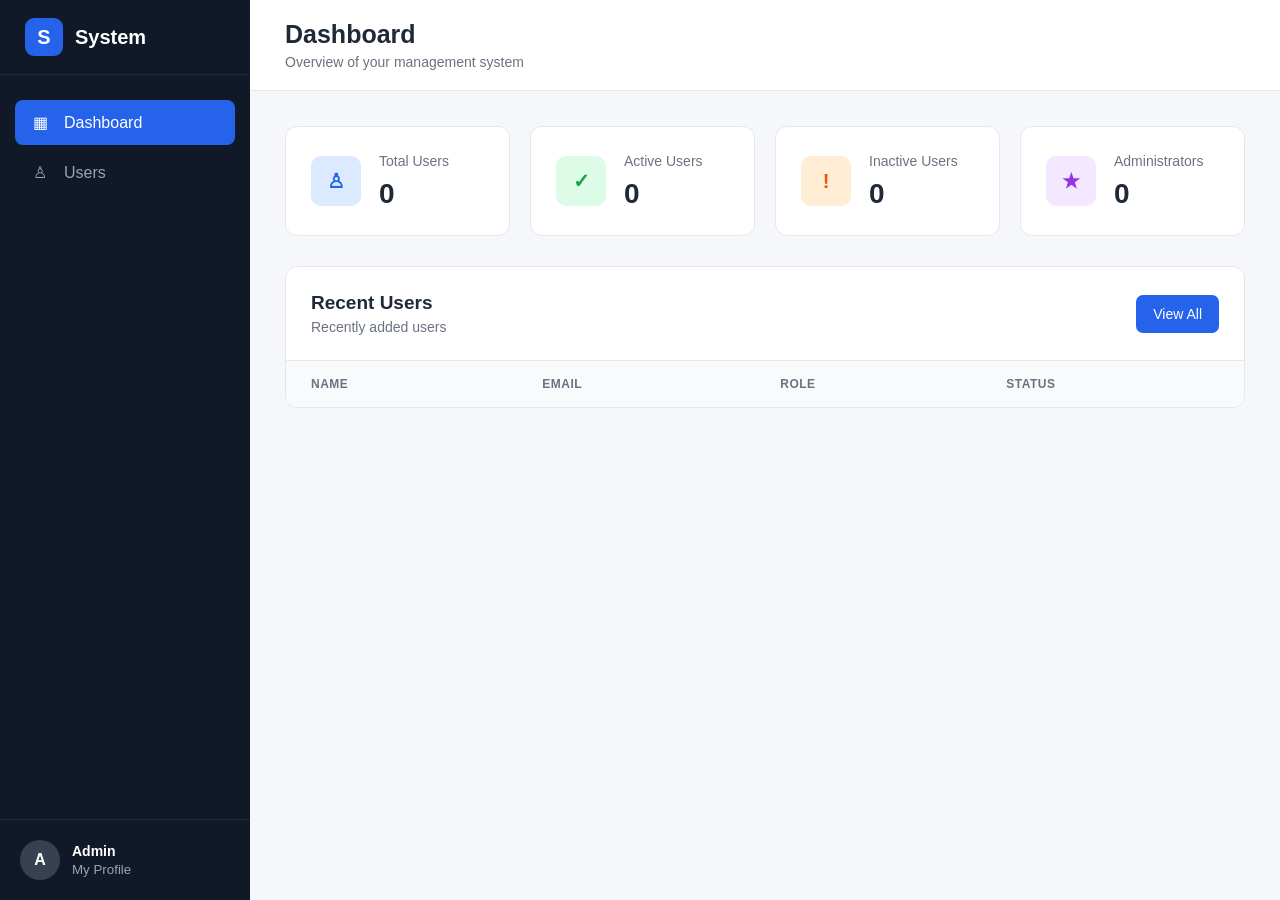
<file: client/index.html>
<!DOCTYPE html>
<html lang="en">
<head>
    <meta charset="UTF-8">
    <meta name="viewport" content="width=device-width, initial-scale=1.0">
    <meta http-equiv="refresh" content="0;url=dashboard.html">
    <title>Management System</title>
</head>
<body class="login-page">

    <div class="login-shell">
        <div class="login-card">
            <div class="login-header">
                <div class="logo-icon">M</div>
                <h1>ManageSys</h1>
            </div>

            <p class="login-subtitle">Sign in to your account</p>

            <form id="loginForm">
                <div class="form-group">
                    <label for="loginEmail">Email Address</label>
                    <input id="loginEmail" type="email" name="email" placeholder="Enter your email" required>
                </div>

                <div class="form-group">
                    <label for="loginPassword">Password</label>
                    <input id="loginPassword" type="password" name="password" placeholder="Enter your password" required>
                </div>

                <button type="submit" class="primary-button login-button">Login</button>
            </form>

            <div class="demo-credentials">
                <p><strong>Admin:</strong> admin@system.com / admin123</p>
                <p><strong>User:</strong> user@system.com / user123</p>
            </div>

            <p id="loginError" class="login-error" aria-live="polite"></p>
        </div>
    </div>

    <script src="js/api.js"></script>
    <script src="js/script.js"></script>
</body>
</html>
</file>
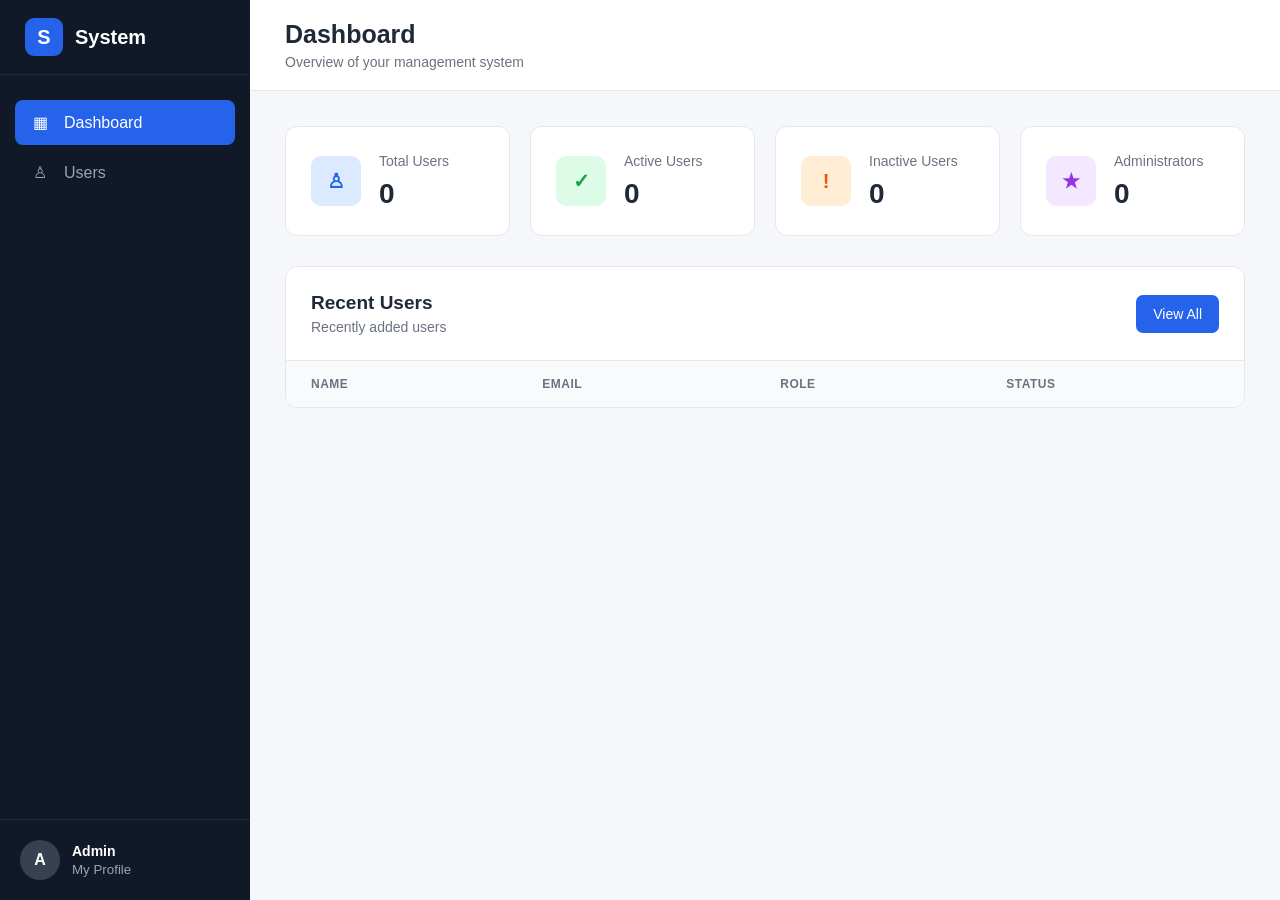
<file: client/dashboard.html>
<!DOCTYPE html>
<html lang="en">
<head>
    <meta charset="UTF-8">
    <meta name="viewport" content="width=device-width, initial-scale=1.0">

    <title>Dashboard</title>

    <link rel="stylesheet" href="css/style.css">
</head>

<body>

<div class="app">

    <aside class="sidebar" id="sidebar">

        <div class="logo">
            <div class="logo-icon">S</div>
            <span>System</span>
        </div>

        <nav>

            <a href="dashboard.html" class="nav-link active">
                <span>▦</span>
                Dashboard
            </a>

            <a href="users.html" class="nav-link">
                <span>♙</span>
                Users
            </a>

        </nav>

        <div class="sidebar-bottom">

            <a href="update.html?id=1" class="profile profile-link">
                <div class="avatar">A</div>

                <div>
                    <strong>Admin</strong>
                    <small>My Profile</small>
                </div>
            </a>

        </div>

    </aside>

    <main class="main">

        <header class="topbar">

            <button class="menu-button" id="menuButton">
                ☰
            </button>

            <div>
                <h1>Dashboard</h1>
                <p>Overview of your management system</p>
            </div>

        </header>

        <section class="content">

            <div class="stats">

                <div class="stat-card">

                    <div class="stat-icon blue">
                        ♙
                    </div>

                    <div>
                        <span>Total Users</span>
                        <h2 id="totalUsers">0</h2>
                    </div>

                </div>

                <div class="stat-card">

                    <div class="stat-icon green">
                        ✓
                    </div>

                    <div>
                        <span>Active Users</span>
                        <h2 id="activeUsers">0</h2>
                    </div>

                </div>

                <div class="stat-card">

                    <div class="stat-icon orange">
                        !
                    </div>

                    <div>
                        <span>Inactive Users</span>
                        <h2 id="inactiveUsers">0</h2>
                    </div>

                </div>

                <div class="stat-card">

                    <div class="stat-icon purple">
                        ★
                    </div>

                    <div>
                        <span>Administrators</span>
                        <h2 id="adminUsers">0</h2>
                    </div>

                </div>

            </div>

            <div class="panel">

                <div class="panel-header">

                    <div>
                        <h2>Recent Users</h2>
                        <p>Recently added users</p>
                    </div>

                    <a href="users.html" class="primary-button">
                        View All
                    </a>

                </div>

                <div class="table-wrapper">

                    <table>

                        <thead>

                            <tr>
                                <th>Name</th>
                                <th>Email</th>
                                <th>Role</th>
                                <th>Status</th>
                            </tr>

                        </thead>

                        <tbody id="recentUsers"></tbody>

                    </table>

                </div>

            </div>

        </section>

    </main>

</div>

<script src="js/api.js"></script>
<script src="js/dashboard.js"></script>
<script src="js/script.js"></script>

</body>
</html>
</file>
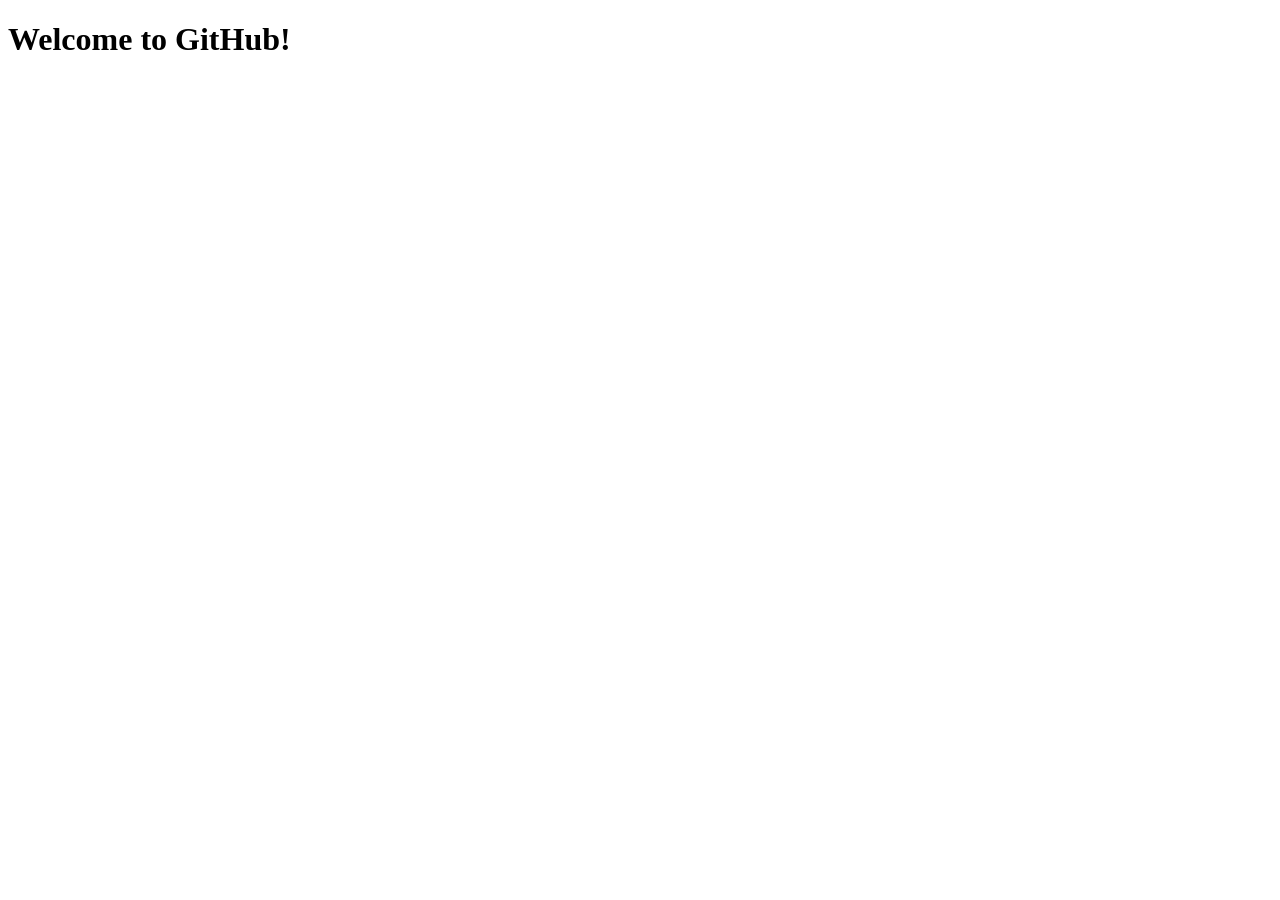
<file: client/practice.html>
<!DOCTYPE html>
<html lang="en">
<head>
    <meta charset="UTF-8">
    <meta name="viewport" content="width=device-width, initial-scale=1.0">
    <title>practice</title>
</head>
<body>
    <h1>Welcome to GitHub!</h1>
    
    
</body>
</html>
</file>
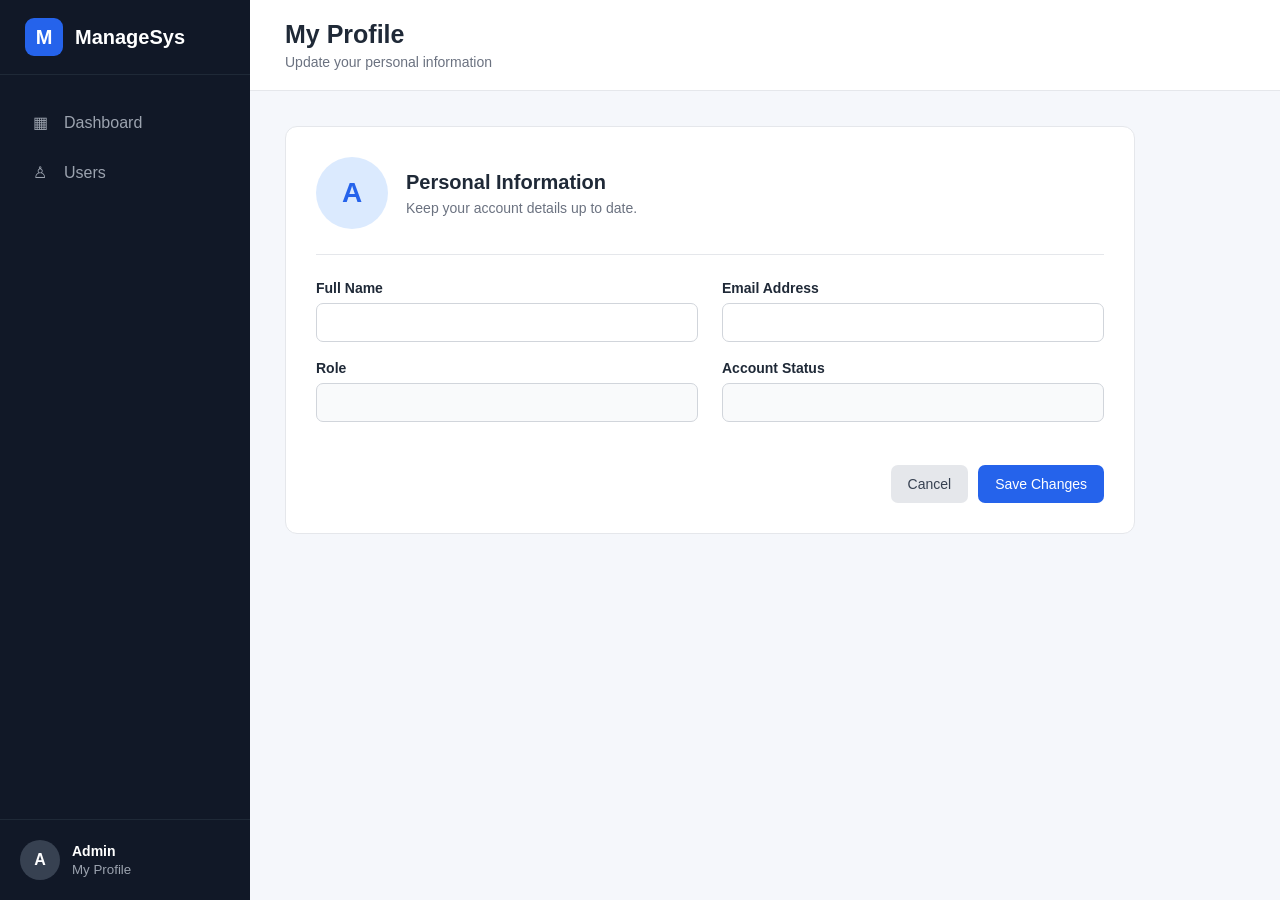
<file: client/update.html>
<!DOCTYPE html>
<html lang="en">

<head>
    <meta charset="UTF-8">
    <meta name="viewport" content="width=device-width, initial-scale=1.0">
    <title>My Profile</title>
    <link rel="stylesheet" href="css/style.css">
</head>

<body>

<div class="app">

    <aside class="sidebar" id="sidebar">
        <div class="logo">
            <div class="logo-icon">M</div>
            <span>ManageSys</span>
        </div>

        <nav>
            <a href="dashboard.html" class="nav-link">
                <span>▦</span>
                Dashboard
            </a>

            <a href="users.html" class="nav-link">
                <span>♙</span>
                Users
            </a>
        </nav>

        <div class="sidebar-bottom">
            <a href="update.html?id=1" class="profile profile-link">
                <div class="avatar">A</div>
                <div>
                    <strong>Admin</strong>
                    <small>My Profile</small>
                </div>
            </a>
        </div>
    </aside>

    <main class="main">
        <header class="topbar">
            <button class="menu-button" id="menuButton">☰</button>
            <div>
                <h1>My Profile</h1>
                <p>Update your personal information</p>
            </div>
        </header>

        <section class="content">
            <div class="profile-panel">
                <div class="profile-heading">
                    <div class="profile-large-avatar" id="profileAvatar">A</div>
                    <div>
                        <h2>Personal Information</h2>
                        <p>Keep your account details up to date.</p>
                    </div>
                </div>

                <form id="profileForm">
                    <input type="hidden" id="userId">

                    <div class="profile-form-grid">
                        <div class="form-group">
                            <label for="name">Full Name</label>
                            <input type="text" id="name" required maxlength="100">
                        </div>

                        <div class="form-group">
                            <label for="email">Email Address</label>
                            <input type="email" id="email" required maxlength="150">
                        </div>

                        <div class="form-group">
                            <label for="role">Role</label>
                            <input type="text" id="role" disabled>
                        </div>

                        <div class="form-group">
                            <label for="status">Account Status</label>
                            <input type="text" id="status" disabled>
                        </div>
                    </div>

                    <div class="form-actions">
                        <a href="dashboard.html" class="secondary-button">Cancel</a>
                        <button type="submit" class="primary-button">Save Changes</button>
                    </div>
                </form>
            </div>
        </section>
    </main>
</div>

<div class="toast" id="toast"></div>

<script src="js/api.js"></script>
<script src="js/update.js"></script>
<script src="js/script.js"></script>

</body>
</html>
</file>
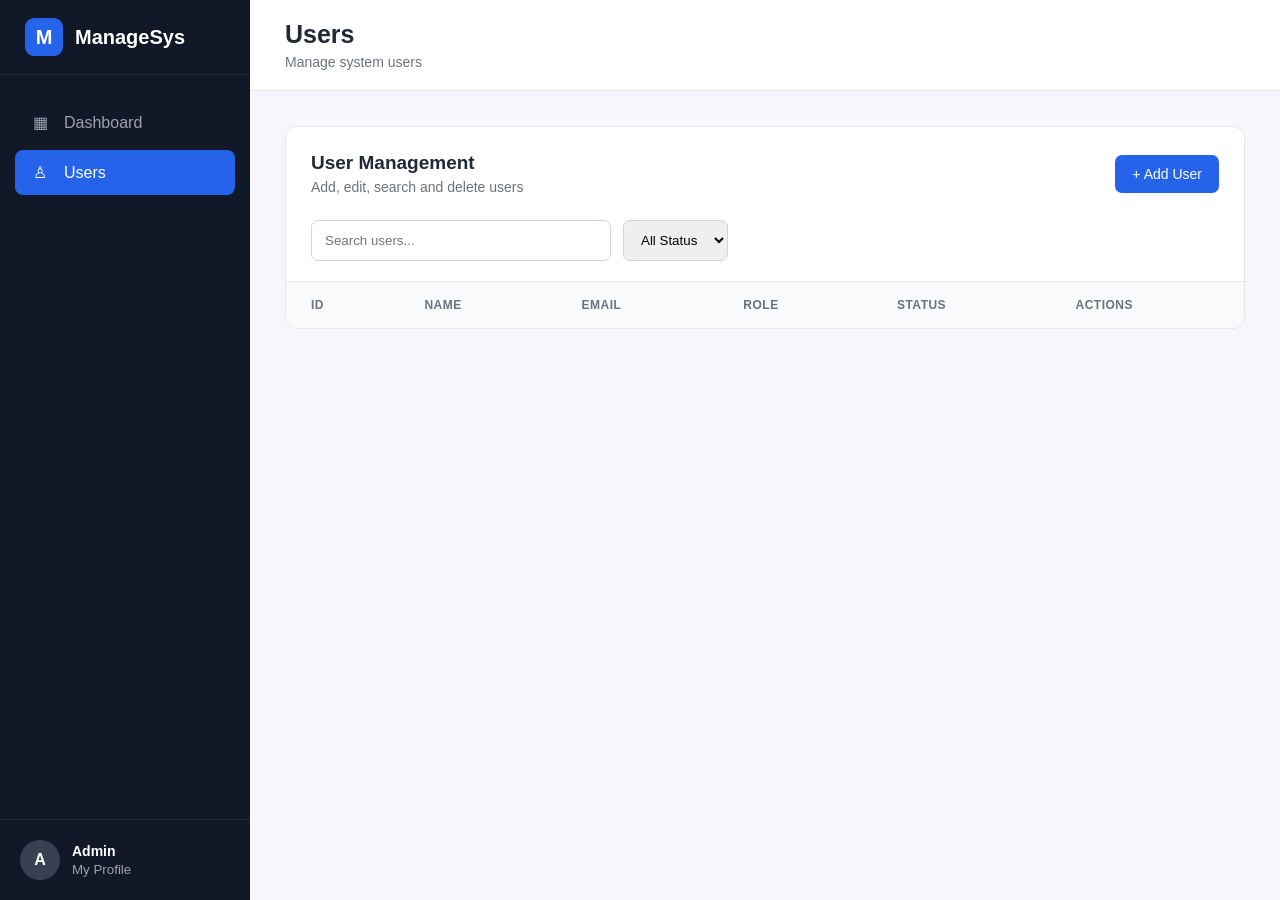
<file: client/users.html>
<!DOCTYPE html>
<html lang="en">

<head>

    <meta charset="UTF-8">

    <meta
        name="viewport"
        content="width=device-width, initial-scale=1.0"
    >

    <title>Users</title>

    <link rel="stylesheet" href="css/style.css">

</head>

<body>

<div class="app">

    <aside class="sidebar" id="sidebar">

        <div class="logo">

            <div class="logo-icon">
                M
            </div>

            <span>
                ManageSys
            </span>

        </div>

        <nav>

            <a href="dashboard.html" class="nav-link">

                <span>▦</span>

                Dashboard

            </a>

            <a href="users.html" class="nav-link active">

                <span>♙</span>

                Users

            </a>

        </nav>

        <div class="sidebar-bottom">

            <a href="update.html?id=1" class="profile profile-link">

                <div class="avatar">
                    A
                </div>

                <div>

                    <strong>
                        Admin
                    </strong>

                    <small>
                        My Profile
                    </small>

                </div>

            </a>

        </div>

    </aside>

    <main class="main">

        <header class="topbar">

            <button
                class="menu-button"
                id="menuButton"
            >
                ☰
            </button>

            <div>

                <h1>
                    Users
                </h1>

                <p>
                    Manage system users
                </p>

            </div>

        </header>

        <section class="content">

            <div class="panel">

                <div class="panel-header">

                    <div>

                        <h2>
                            User Management
                        </h2>

                        <p>
                            Add, edit, search and delete users
                        </p>

                    </div>

                    <button
                        class="primary-button"
                        id="addUserButton"
                    >
                        + Add User
                    </button>

                </div>

                <div class="toolbar">

                    <input
                        type="text"
                        id="searchInput"
                        class="search-input"
                        placeholder="Search users..."
                    >

                    <select id="statusFilter" aria-label="Filter users by status">

                        <option value="all">
                            All Status
                        </option>

                        <option value="Active">
                            Active
                        </option>

                        <option value="Inactive">
                            Inactive
                        </option>

                    </select>

                </div>

                <div class="table-wrapper">

                    <table>

                        <thead>

                            <tr>

                                <th>
                                    ID
                                </th>

                                <th>
                                    Name
                                </th>

                                <th>
                                    Email
                                </th>

                                <th>
                                    Role
                                </th>

                                <th>
                                    Status
                                </th>

                                <th>
                                    Actions
                                </th>

                            </tr>

                        </thead>

                        <tbody id="usersTable">

                        </tbody>

                    </table>

                </div>

            </div>

        </section>

    </main>

</div>

<div
    class="modal"
    id="userModal"
>

    <div class="modal-content">

        <div class="modal-header">

            <div>

                <h2 id="modalTitle">
                    Add User
                </h2>

                <p>
                    Enter the user's information
                </p>

            </div>

            <button
                class="close-button"
                id="closeModal"
            >
                ×
            </button>

        </div>

        <form id="userForm">

            <input
                type="hidden"
                id="userId"
            >

            <div class="form-group">

                <label for="name">
                    Full Name
                </label>

                <input
                    type="text"
                    id="name"
                    required
                >

            </div>

            <div class="form-group">

                <label for="email">
                    Email
                </label>

                <input
                    type="email"
                    id="email"
                    required
                >

            </div>

            <div class="form-group">

                <label for="password">
                    Password
                </label>

                <input
                    type="password"
                    id="password"
                    placeholder="Leave blank to keep current password"
                >

            </div>

            <div class="form-group">

                <label for="role">
                    Role
                </label>

                <select id="role">

                    <option value="User">
                        User
                    </option>

                    <option value="Administrator">
                        Administrator
                    </option>

                </select>

            </div>

            <div class="form-group">

                <label for="status">
                    Status
                </label>

                <select id="status">

                    <option value="Active">
                        Active
                    </option>

                    <option value="Inactive">
                        Inactive
                    </option>

                </select>

            </div>

            <div class="form-actions">

                <button
                    type="button"
                    class="secondary-button"
                    id="cancelButton"
                >
                    Cancel
                </button>

                <button
                    type="submit"
                    class="primary-button"
                >
                    Save User
                </button>

            </div>

        </form>

    </div>

</div>

<div
    class="toast"
    id="toast"
>
</div>

<script src="js/api.js"></script>
<script src="js/users.js"></script>
<script src="js/script.js"></script>

</body>

</html>
</file>
<file: client/css/style.css>
* {
    margin: 0;
    padding: 0;
    box-sizing: border-box;
}

body {
    font-family: Arial, Helvetica, sans-serif;
    background: #f5f7fb;
    color: #1f2937;
}

button,
input,
select {
    font-family: inherit;
}

button {
    cursor: pointer;
}

a {
    text-decoration: none;
}

.login-page {
    min-height: 100vh;
    display: flex;
    justify-content: center;
    align-items: center;
    background: linear-gradient(135deg, #e0f2fe, #f8fafc);
}

.login-shell {
    width: min(100%, 420px);
    padding: 20px;
}

.login-card {
    background: white;
    border: 1px solid #e5e7eb;
    border-radius: 16px;
    box-shadow: 0 15px 40px rgba(15, 23, 42, 0.08);
    padding: 30px 26px;
}

.login-header {
    display: flex;
    align-items: center;
    justify-content: center;
    gap: 12px;
    margin-bottom: 10px;
}

.login-header h1 {
    font-size: 28px;
}

.login-subtitle {
    text-align: center;
    color: #6b7280;
    margin-bottom: 24px;
}

.login-button {
    width: 100%;
    margin-top: 10px;
}

.login-error {
    min-height: 20px;
    margin-top: 14px;
    color: #dc2626;
    font-size: 14px;
    text-align: center;
}

.demo-credentials {
    padding-top: 20px;
    margin-top: 22px;
    border-top: 1px solid #e5e7eb;
    color: #4b5563;
    font-size: 13px;
    line-height: 1.7;
}

.app {
    min-height: 100vh;
    display: flex;
}

.sidebar {
    width: 250px;
    min-height: 100vh;
    background: #111827;
    color: white;
    display: flex;
    flex-direction: column;
    position: fixed;
    left: 0;
    top: 0;
    bottom: 0;
    z-index: 100;
}

.logo {
    height: 75px;
    display: flex;
    align-items: center;
    gap: 12px;
    padding: 0 25px;
    border-bottom: 1px solid #1f2937;
    font-size: 20px;
    font-weight: bold;
}

.logo-icon {
    width: 38px;
    height: 38px;
    background: #2563eb;
    border-radius: 9px;
    display: flex;
    justify-content: center;
    align-items: center;
}

.sidebar nav {
    padding: 25px 15px;
}

.nav-link {
    display: flex;
    align-items: center;
    gap: 14px;
    color: #9ca3af;
    padding: 13px 15px;
    border-radius: 8px;
    margin-bottom: 5px;
    transition: 0.2s;
}

.nav-link:hover {
    background: #1f2937;
    color: white;
}

.nav-link.active {
    background: #2563eb;
    color: white;
}

.nav-link span {
    width: 20px;
    text-align: center;
}

.sidebar-bottom {
    margin-top: auto;
    padding: 20px;
    border-top: 1px solid #1f2937;
}

.profile {
    display: flex;
    align-items: center;
    gap: 12px;
}

.profile-link {
    color: white;
}

.profile-link:hover {
    opacity: 0.85;
}

.profile strong {
    display: block;
    font-size: 14px;
}

.profile small {
    display: block;
    color: #9ca3af;
    margin-top: 3px;
}

.avatar,
.small-avatar {
    display: flex;
    justify-content: center;
    align-items: center;
    background: #374151;
    color: white;
    border-radius: 50%;
    font-weight: bold;
}

.avatar {
    width: 40px;
    height: 40px;
}

.small-avatar {
    width: 35px;
    height: 35px;
    margin-right: 10px;
}

.main {
    margin-left: 250px;
    width: calc(100% - 250px);
}

.topbar {
    min-height: 75px;
    background: white;
    border-bottom: 1px solid #e5e7eb;
    padding: 20px 35px;
    display: flex;
    align-items: center;
    gap: 20px;
}

.topbar h1 {
    font-size: 25px;
}

.topbar p {
    color: #6b7280;
    margin-top: 5px;
    font-size: 14px;
}

.menu-button {
    display: none;
    border: none;
    background: transparent;
    font-size: 25px;
}

.content {
    padding: 35px;
}

.stats {
    display: grid;
    grid-template-columns: repeat(4, 1fr);
    gap: 20px;
    margin-bottom: 30px;
}

.stat-card {
    background: white;
    padding: 25px;
    border-radius: 12px;
    border: 1px solid #e5e7eb;
    display: flex;
    align-items: center;
    gap: 18px;
}

.stat-card span {
    color: #6b7280;
    font-size: 14px;
}

.stat-card h2 {
    margin-top: 8px;
    font-size: 28px;
}

.stat-icon {
    width: 50px;
    height: 50px;
    border-radius: 10px;
    display: flex;
    justify-content: center;
    align-items: center;
    font-size: 20px;
    font-weight: bold;
}

.blue {
    background: #dbeafe;
    color: #2563eb;
}

.green {
    background: #dcfce7;
    color: #16a34a;
}

.orange {
    background: #ffedd5;
    color: #ea580c;
}

.purple {
    background: #f3e8ff;
    color: #9333ea;
}

.panel {
    background: white;
    border: 1px solid #e5e7eb;
    border-radius: 12px;
    overflow: hidden;
}

.panel-header {
    padding: 25px;
    display: flex;
    justify-content: space-between;
    align-items: center;
    gap: 20px;
}

.panel-header h2 {
    font-size: 19px;
}

.panel-header p {
    color: #6b7280;
    font-size: 14px;
    margin-top: 5px;
}

.primary-button,
.secondary-button {
    border: none;
    border-radius: 7px;
    padding: 11px 17px;
    font-size: 14px;
}

.primary-button {
    background: #2563eb;
    color: white;
}

.primary-button:hover {
    background: #1d4ed8;
}

.secondary-button {
    background: #e5e7eb;
    color: #374151;
}

.table-wrapper {
    overflow-x: auto;
}

table {
    width: 100%;
    border-collapse: collapse;
}

th {
    background: #f9fafb;
    color: #6b7280;
    font-size: 12px;
    text-transform: uppercase;
    letter-spacing: 0.5px;
}

th,
td {
    padding: 16px 25px;
    text-align: left;
    border-top: 1px solid #e5e7eb;
    white-space: nowrap;
}

td {
    font-size: 14px;
}

.user-name {
    display: flex;
    align-items: center;
    font-weight: 600;
}

.status {
    display: inline-block;
    padding: 5px 10px;
    border-radius: 20px;
    font-size: 12px;
    font-weight: 600;
}

.status.active {
    background: #dcfce7;
    color: #15803d;
}

.status.inactive {
    background: #fee2e2;
    color: #b91c1c;
}

.action {
    border: none;
    background: transparent;
    font-size: 13px;
    margin-right: 12px;
}

.edit-action {
    color: #2563eb;
}

.delete-action {
    color: #dc2626;
}

.toolbar {
    padding: 0 25px 20px;
    display: flex;
    gap: 12px;
}

.search-input,
.toolbar select {
    border: 1px solid #d1d5db;
    border-radius: 7px;
    padding: 11px 13px;
    outline: none;
}

.search-input {
    width: 300px;
}

.search-input:focus,
.toolbar select:focus {
    border-color: #2563eb;
}

.empty {
    text-align: center;
    padding: 40px;
    color: #9ca3af;
}

.modal {
    position: fixed;
    inset: 0;
    background: rgba(0, 0, 0, 0.45);
    display: none;
    justify-content: center;
    align-items: center;
    padding: 20px;
    z-index: 200;
}

.modal.show {
    display: flex;
}

.modal-content {
    background: white;
    width: 500px;
    max-width: 100%;
    border-radius: 12px;
    padding: 25px;
}

.modal-header {
    display: flex;
    justify-content: space-between;
    margin-bottom: 25px;
}

.modal-header h2 {
    font-size: 20px;
}

.modal-header p {
    color: #6b7280;
    font-size: 13px;
    margin-top: 5px;
}

.close-button {
    border: none;
    background: transparent;
    font-size: 28px;
    color: #6b7280;
}

.form-group {
    margin-bottom: 18px;
}

.form-group label {
    display: block;
    font-size: 14px;
    font-weight: 600;
    margin-bottom: 7px;
}

.form-group input,
.form-group select {
    width: 100%;
    padding: 11px;
    border: 1px solid #d1d5db;
    border-radius: 7px;
    outline: none;
}

.form-group input:focus,
.form-group select:focus {
    border-color: #2563eb;
}

.form-actions {
    display: flex;
    justify-content: flex-end;
    gap: 10px;
    margin-top: 25px;
}

.profile-panel {
    background: white;
    border: 1px solid #e5e7eb;
    border-radius: 12px;
    padding: 30px;
    max-width: 850px;
}

.profile-heading {
    display: flex;
    align-items: center;
    gap: 18px;
    padding-bottom: 25px;
    margin-bottom: 25px;
    border-bottom: 1px solid #e5e7eb;
}

.profile-heading h2 {
    font-size: 20px;
}

.profile-heading p {
    color: #6b7280;
    font-size: 14px;
    margin-top: 6px;
}

.profile-large-avatar {
    width: 72px;
    height: 72px;
    display: flex;
    align-items: center;
    justify-content: center;
    border-radius: 50%;
    background: #dbeafe;
    color: #2563eb;
    font-size: 28px;
    font-weight: bold;
}

.profile-form-grid {
    display: grid;
    grid-template-columns: repeat(2, 1fr);
    gap: 0 24px;
}

.form-group input:disabled {
    background: #f9fafb;
    color: #6b7280;
    cursor: not-allowed;
}

.form-actions a {
    display: inline-flex;
    align-items: center;
}

.toast {
    position: fixed;
    right: 25px;
    bottom: 25px;
    background: #111827;
    color: white;
    padding: 13px 20px;
    border-radius: 8px;
    transform: translateY(100px);
    opacity: 0;
    transition: 0.3s;
    z-index: 300;
}

.toast.show {
    transform: translateY(0);
    opacity: 1;
}

@media (max-width: 1000px) {

    .stats {
        grid-template-columns: repeat(2, 1fr);
    }

}

@media (max-width: 700px) {

    .sidebar {
        transform: translateX(-100%);
        transition: 0.3s;
    }

    .sidebar.open {
        transform: translateX(0);
    }

    .main {
        margin-left: 0;
        width: 100%;
    }

    .menu-button {
        display: block;
    }

    .content {
        padding: 20px;
    }

    .stats {
        grid-template-columns: 1fr;
    }

    .panel-header {
        align-items: flex-start;
        flex-direction: column;
    }

    .toolbar {
        flex-direction: column;
    }

    .search-input {
        width: 100%;
    }

    .profile-panel {
        padding: 20px;
    }

    .profile-form-grid {
        grid-template-columns: 1fr;
    }

}
</file>
